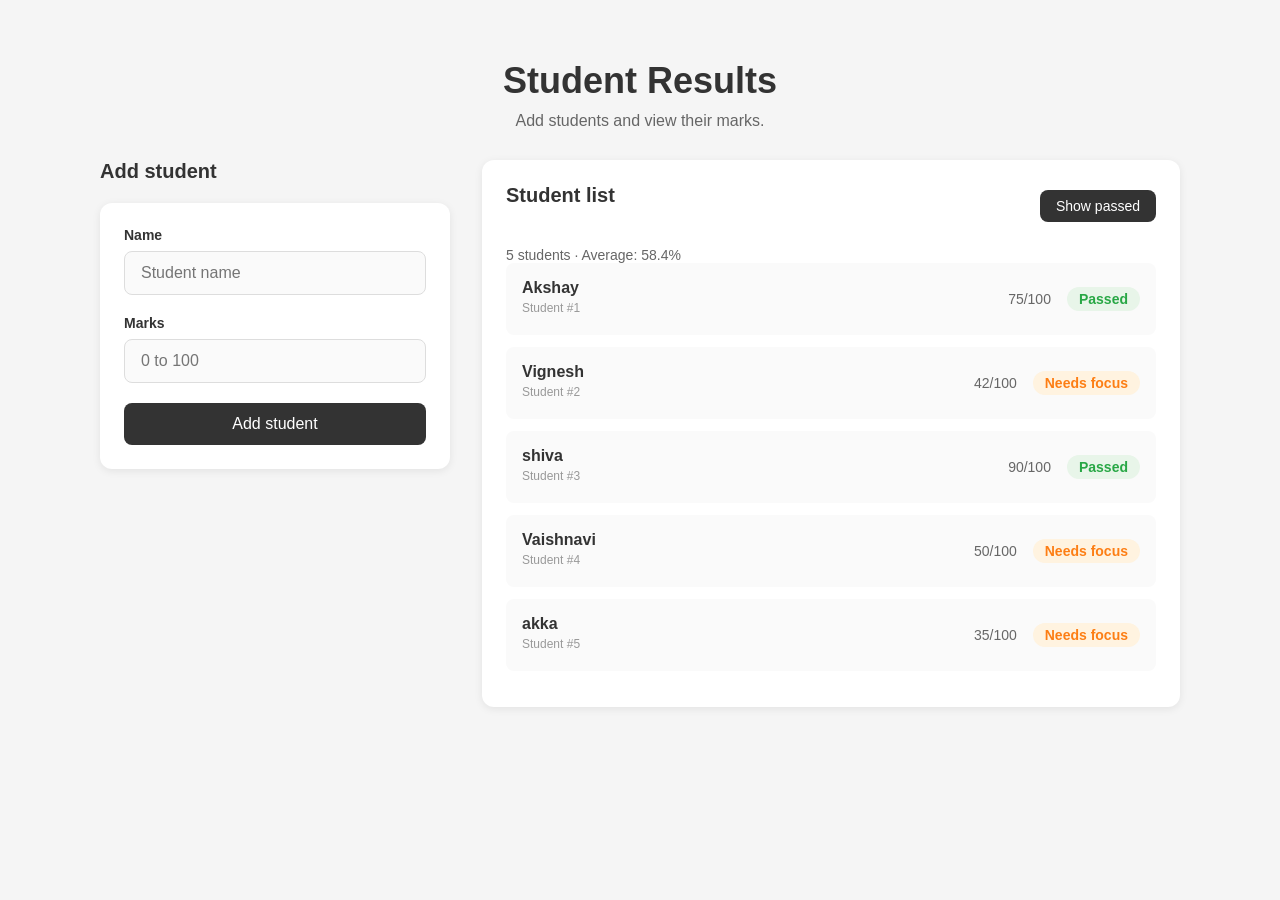
<file: index.html>
<!DOCTYPE html>
<html lang="en">
<head>
    <meta charset="UTF-8">
    <meta name="viewport" content="width=device-width, initial-scale=1.0">
    <title>Student Results</title>
    <link rel="stylesheet" href="styles.css">
</head>
<body>
    <div class="container">
        <h1>Student Results</h1>
        <p class="subtitle">Add students and view their marks.</p>
        
        <div class="main-content">
            <div class="form-container">
                <h2>Add student</h2>
                <form>
                    <label for="studentName">Name</label>
                    <input type="text" id="studentName" name="studentName" placeholder="Student name" required>
                    
                    <label for="marks">Marks</label>
                    <input type="number" id="marks" name="marks" placeholder="0 to 100" required>
                    
                    <button type="button" id="addButton">Add student</button>
                </form>
            </div>
            
            <div id="resultsContainer">
                <div class="results-header">
                    <h2>Student list</h2>
                    <button type="button" id="showPassedButton">Show passed</button>
                </div>
                <div class="results-info" id="resultsInfo"></div>
                <ul id="resultsList"></ul>
            </div>
        </div>
    </div>
    <script src="script.js"></script>
</body>
</html>
</file>
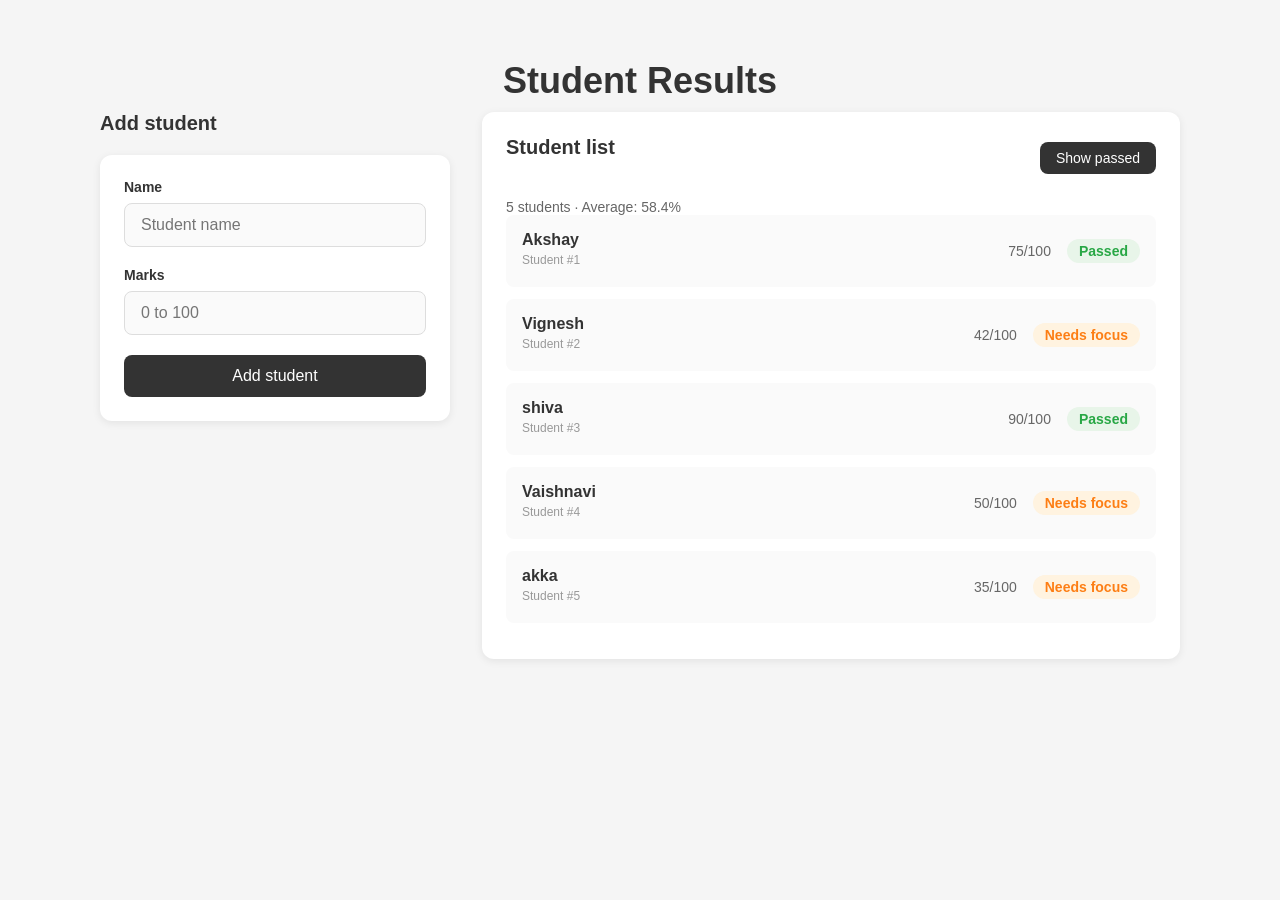
<file: student-results.html>
<!DOCTYPE html>
<html lang="en">
<head>
    <meta charset="UTF-8">
    <meta name="viewport" content="width=device-width, initial-scale=1.0">
    <title>Student Results</title>
    <link rel="stylesheet" href="styles.css">
</head>
<body>
    <div class="container">
        <h1>Student Results</h1>
        
        <div class="main-content">
            <div class="form-container">
                <h2>Add student</h2>
                <form>
                    <label for="studentName">Name</label>
                    <input type="text" id="studentName" name="studentName" placeholder="Student name" required>
                    
                    <label for="marks">Marks</label>
                    <input type="number" id="marks" name="marks" placeholder="0 to 100" required>
                    
                    <button type="button" id="addButton">Add student</button>
                </form>
            </div>
            
            <div id="resultsContainer">
                <div class="results-header">
                    <h2>Student list</h2>
                    <button type="button" id="showPassedButton">Show passed</button>
                </div>
                <div class="results-info" id="resultsInfo"></div>
                <ul id="resultsList"></ul>
            </div>
        </div>
    </div>
    <script src="script.js"></script>
</body>
</html>
</file>
<file: styles.css>
* {
    margin: 0;
    padding: 0;
    box-sizing: border-box;
}

body {
    font-family: -apple-system, BlinkMacSystemFont, 'Segoe UI', Roboto, Oxygen, Ubuntu, Cantarell, sans-serif;
    padding: 40px 20px;
    max-width: 1200px;
    margin: 0 auto;
    background-color: #f5f5f5;
    color: #333;
}

.container {
    max-width: 1200px;
    margin: 0 auto;
    padding: 15px;
}

h1 {
    text-align: center;
    margin-bottom: 10px;
    font-size: 32px;
    font-weight: 600;
}

.subtitle {
    text-align: center;
    margin-bottom: 30px;
    font-size: 16px;
    color: #666;
}

h2 {
    font-size: 20px;
    margin-bottom: 20px;
    font-weight: 600;
}



.form-container {
    margin-bottom: 30px;
    width: 100%;
}

form {
    max-width: 100%;
    margin: 0;
    padding: 24px;
    border: none;
    border-radius: 12px;
    background-color: white;
    box-shadow: 0 2px 8px rgba(0, 0, 0, 0.08);
}

label {
    display: block;
    margin-bottom: 8px;
    font-weight: 600;
    font-size: 14px;
    color: #333;
}

input[type="text"],
input[type="number"] {
    width: 100%;
    padding: 12px 16px;
    margin-bottom: 20px;
    border: 1px solid #ddd;
    border-radius: 8px;
    font-size: 16px;
    background-color: #fafafa;
    transition: border-color 0.2s;
}

input[type="text"]:focus,
input[type="number"]:focus {
    outline: none;
    border-color: #333;
    background-color: white;
}

button {
    padding: 12px 24px;
    font-size: 16px;
    background-color: #333;
    color: white;
    border: none;
    border-radius: 8px;
    cursor: pointer;
    transition: background-color 0.2s;
    width: 100%;
    font-weight: 500;
}

button:hover {
    background-color: #000;
}

#resultsContainer {
    margin-top: 0;
    width: 100%;
    padding: 24px;
    border-radius: 12px;
    background-color: white;
    box-shadow: 0 2px 8px rgba(0, 0, 0, 0.08);
}

.results-header {
    display: flex;
    justify-content: space-between;
    align-items: center;
    margin-bottom: 20px;
}

.results-info {
    font-size: 14px;
    color: #666;
}

#resultsList {
    list-style: none;
}

.student-card {
    border: none;
    border-radius: 8px;
    padding: 16px;
    margin-bottom: 12px;
    background-color: #fafafa;
    display: flex;
    justify-content: space-between;
    align-items: center;
}

.student-card-info {
    flex: 1;
}

.student-card .name {
    font-weight: 600;
    font-size: 16px;
    margin-bottom: 4px;
    color: #333;
}

.student-card .student-id {
    font-size: 12px;
    color: #999;
    margin-bottom: 4px;
}

.student-card-right {
    display: flex;
    align-items: center;
    gap: 16px;
}

.student-card .marks {
    color: #666;
    font-size: 14px;
}

.student-card .status {
    font-weight: 600;
    font-size: 14px;
    padding: 4px 12px;
    border-radius: 20px;
}

.student-card.passed .status {
    color: #28a745;
    background-color: #e8f5e9;
}

.student-card.failed .status {
    color: #fd7e14;
    background-color: #fff3e0;
}

#showPassedButton {
    margin-top: 0;
    display: inline-block;
    width: auto;
    padding: 8px 16px;
    font-size: 14px;
}

.main-content {
    display: flex;
    flex-direction: column;
    gap: 24px;
}

/* Tablet styles */
@media (min-width: 576px) {
    body {
        padding: 20px;
    }

    .container {
        padding: 20px;
    }

    h1 {
        font-size: 32px;
    }
}

/* Desktop styles - side by side layout */
@media (min-width: 768px) {
    .main-content {
        flex-direction: row;
        align-items: flex-start;
        gap: 32px;
    }

    .form-container {
        flex: 0 0 350px;
        max-width: 350px;
    }

    #resultsContainer {
        flex: 1;
    }

    form {
        margin: 0;
    }
}

/* Large desktop styles */
@media (min-width: 992px) {
    body {
        padding: 30px;
    }

    .container {
        padding: 30px;
    }

    h1 {
        font-size: 36px;
    }
}

/* Extra small screens */
@media (max-width: 360px) {
    body {
        padding: 10px;
    }

    .container {
        padding: 10px;
    }

    h1 {
        font-size: 24px;
    }

    h2 {
        font-size: 20px;
    }

    form {
        padding: 15px;
    }

    .student-card {
        padding: 12px;
    }

    button {
        padding: 10px 20px;
        font-size: 14px;
    }
}
</file>
